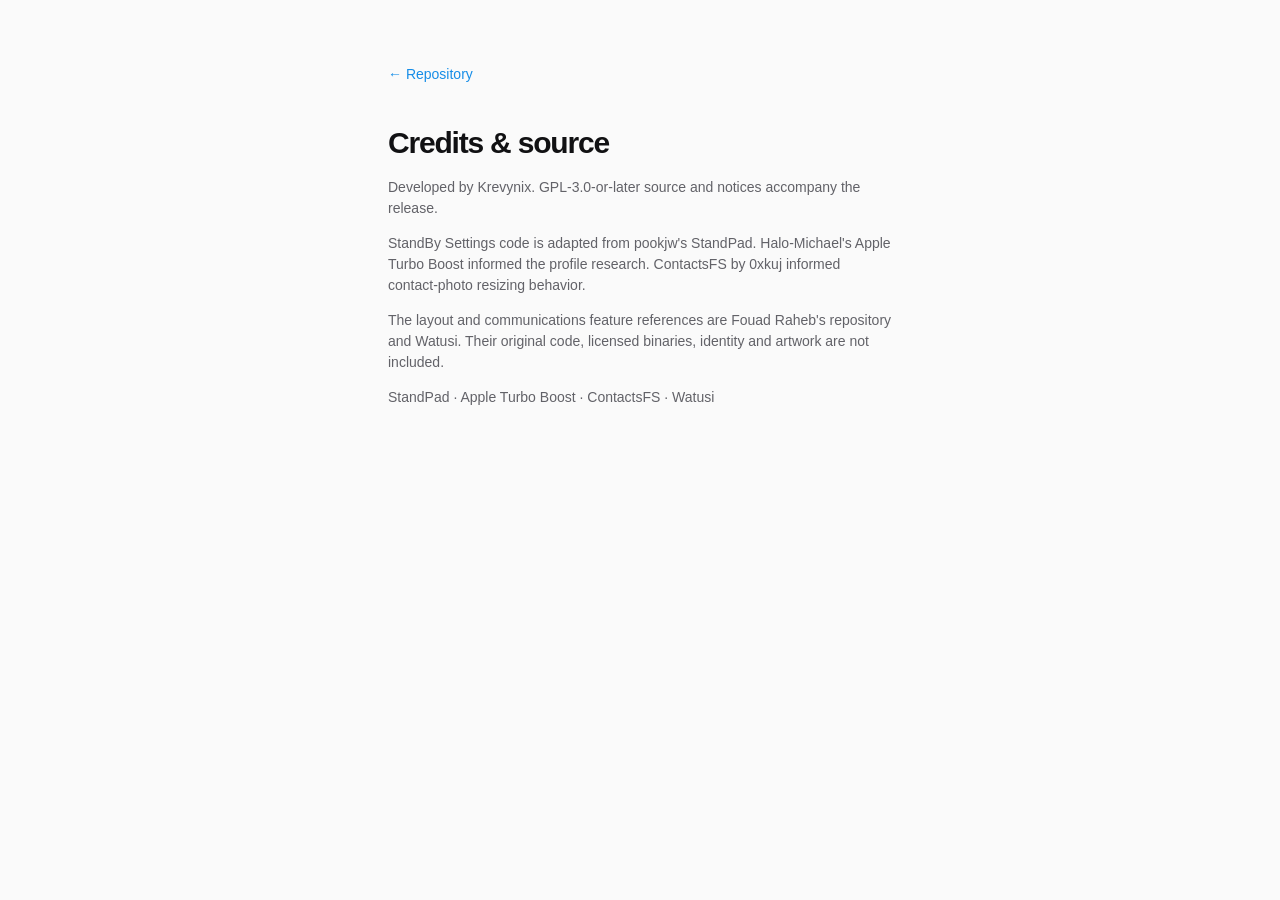
<file: credits.html>
<!doctype html><html lang="en"><head><meta charset="utf-8"><meta name="viewport" content="width=device-width,initial-scale=1"><link rel="stylesheet" href="style.css"><title>Krevynix credits</title></head><body><main class="document"><a class="back" href="./">← Repository</a><h1>Credits &amp; source</h1><p>Developed by Krevynix. GPL-3.0-or-later source and notices accompany the release.</p><p>StandBy Settings code is adapted from pookjw's StandPad. Halo-Michael's Apple Turbo Boost informed the profile research. ContactsFS by 0xkuj informed contact-photo resizing behavior.</p><p>The layout and communications feature references are Fouad Raheb's repository and Watusi. Their original code, licensed binaries, identity and artwork are not included.</p><p><a href="https://github.com/pookjw/StandPad">StandPad</a> · <a href="https://github.com/Halo-Michael/Apple-Turbo-Boost">Apple Turbo Boost</a> · <a href="https://github.com/0xkuj/ContactsFS">ContactsFS</a> · <a href="https://fouadraheb.com/apps/watusi">Watusi</a></p></main></body></html>
</file>
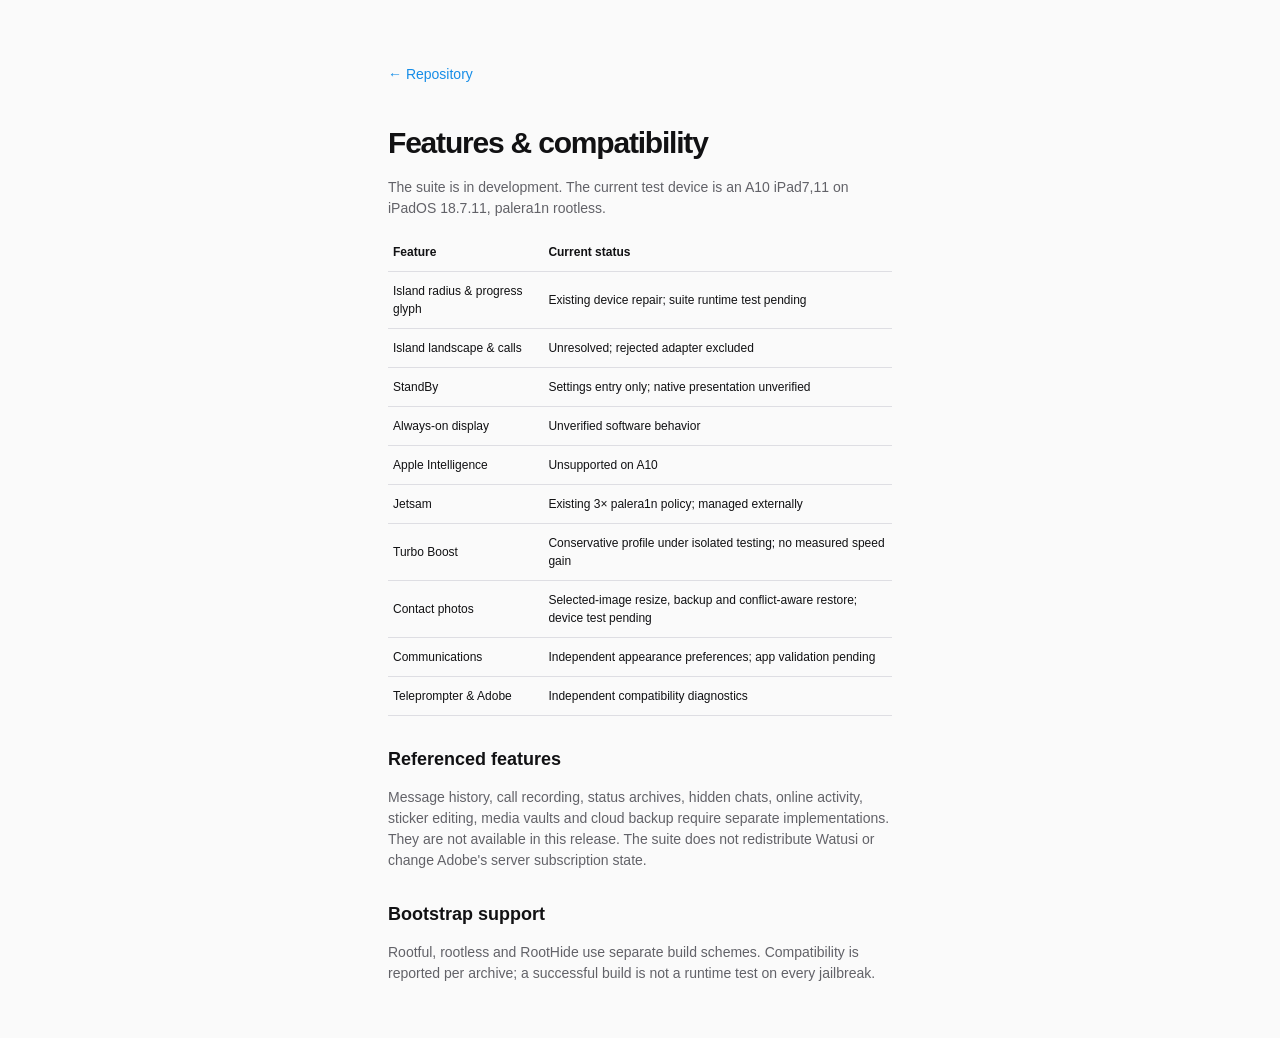
<file: features.html>
<!doctype html><html lang="en"><head><meta charset="utf-8"><meta name="viewport" content="width=device-width,initial-scale=1"><link rel="stylesheet" href="style.css"><title>Krevynix compatibility</title></head><body><main class="document"><a class="back" href="./">← Repository</a><h1>Features &amp; compatibility</h1><p>The suite is in development. The current test device is an A10 iPad7,11 on iPadOS 18.7.11, palera1n rootless.</p><table><thead><tr><th>Feature</th><th>Current status</th></tr></thead><tbody><tr><td>Island radius &amp; progress glyph</td><td>Existing device repair; suite runtime test pending</td></tr><tr><td>Island landscape &amp; calls</td><td>Unresolved; rejected adapter excluded</td></tr><tr><td>StandBy</td><td>Settings entry only; native presentation unverified</td></tr><tr><td>Always-on display</td><td>Unverified software behavior</td></tr><tr><td>Apple Intelligence</td><td>Unsupported on A10</td></tr><tr><td>Jetsam</td><td>Existing 3× palera1n policy; managed externally</td></tr><tr><td>Turbo Boost</td><td>Conservative profile under isolated testing; no measured speed gain</td></tr><tr><td>Contact photos</td><td>Selected-image resize, backup and conflict-aware restore; device test pending</td></tr><tr><td>Communications</td><td>Independent appearance preferences; app validation pending</td></tr><tr><td>Teleprompter &amp; Adobe</td><td>Independent compatibility diagnostics</td></tr></tbody></table><h2>Referenced features</h2><p>Message history, call recording, status archives, hidden chats, online activity, sticker editing, media vaults and cloud backup require separate implementations. They are not available in this release. The suite does not redistribute Watusi or change Adobe's server subscription state.</p><h2>Bootstrap support</h2><p>Rootful, rootless and RootHide use separate build schemes. Compatibility is reported per archive; a successful build is not a runtime test on every jailbreak.</p></main></body></html>
</file>
<file: style.css>
:root{color-scheme:dark;--bg:#09090b;--fg:#fafafa;--muted:#99999e;--line:#26262a;--accent:#168de7;--surface:#101012}
*{box-sizing:border-box}body{margin:0;background:var(--bg);color:var(--fg);font:14px/1.5 -apple-system,BlinkMacSystemFont,"Segoe UI",sans-serif;-webkit-font-smoothing:antialiased}main{max-width:552px;margin:auto;padding:64px 24px 40px;text-align:center}a{color:inherit;text-decoration:none}button{font:inherit;color:inherit}.brand{display:inline-block;height:72px}.eyebrow{margin:16px 0 8px;text-transform:uppercase;letter-spacing:1.8px;font-size:10px;font-weight:650;color:var(--accent)}h1{font-size:36px;letter-spacing:-1.2px;font-weight:650;line-height:40px;margin:8px 0 12px}.intro{font-size:16px;line-height:24px;color:var(--muted);margin:0 auto;max-width:450px}.source{margin-top:38px}.source button{width:100%;min-height:70px;display:flex;align-items:center;justify-content:space-between;gap:12px;padding:16px;border:1px solid var(--line);border-radius:17px;background:var(--bg);box-shadow:0 9px 52px #0077cc24;text-align:left;font:16px/24px ui-monospace,SFMono-Regular,monospace}.source button:not(:disabled){cursor:pointer}.source button:disabled{color:var(--muted)}#source-url{overflow-wrap:anywhere}.copy-icon{background:#262628;padding:3px 10px;border-radius:7px;color:#aaa}#copy-status{font-size:12px;color:var(--muted);margin:8px 0 0;min-height:18px}h2{font-size:14px;font-weight:550;margin:0 0 4px}.managers{margin-top:40px}.managers>p,.packages>p,.desktop>p{color:var(--muted);margin:0;font-size:13px;line-height:20px}.manager-grid{display:flex;gap:24px;justify-content:center;margin-top:28px}.manager-grid a{display:flex;align-items:center;flex-direction:column;gap:6px;font-size:11px;color:var(--muted)}.manager-grid a[aria-disabled=true]{cursor:default}.manager-icon{width:60px;height:60px;border:1px solid var(--line);background:var(--surface);border-radius:15px;display:grid;place-items:center;position:relative;font-size:28px;font-weight:700;box-shadow:inset 0 0 0 9px var(--surface)}.sileo{color:white;background:#09bfb9}.zebra{color:#121212;background:#f9f9f9}.installer{color:white;background:#168ddb}.cydia{color:#fff;background:#a26a44}.managers .availability{font-size:11px;margin-top:16px}.packages{margin-top:46px}.package-list{margin-top:20px;border:1px solid var(--line);border-radius:16px;overflow:hidden;text-align:left}.empty{padding:25px 24px;color:var(--muted);text-align:center;line-height:22px}.package-row{display:flex;align-items:center;gap:14px;padding:17px 16px;border-top:1px solid var(--line)}.package-row:first-child{border-top:0}.package-icon{flex:none;display:grid;place-items:center;width:44px;height:44px;border-radius:11px;background:#102c40;color:#83c8fa;font-size:20px;font-weight:600}.package-body{flex:1;min-width:0}.package-name{font-size:14px;font-weight:550;display:block}.package-meta{color:var(--muted);font-size:11px}.package-version{color:var(--muted);font-size:12px;flex:none}.packages .release-note{margin-top:15px;font-size:11px}.desktop{margin:42px 0 0;padding-top:30px;border-top:1px solid var(--line)}.desktop p{max-width:385px;margin:auto}.desktop img{margin-bottom:16px;border-radius:9px}footer{margin-top:34px;color:var(--muted);font-size:12px}footer span{margin:0 10px;color:#444}footer p{margin:12px 0;font-size:11px}a[href]:hover{color:var(--accent)}button:focus-visible,a:focus-visible{outline:2px solid var(--accent);outline-offset:5px}.document{text-align:left}.document h1{font-size:30px}.document h2{font-size:18px;margin-top:30px}.document p,.document li{color:var(--muted)}.document table{width:100%;border-collapse:collapse;font-size:12px}.document td,.document th{padding:10px 5px;border-bottom:1px solid var(--line);text-align:left}.document .back{display:inline-block;margin-bottom:30px;color:var(--accent)}
@media(max-width:520px){main{padding:42px 22px 32px}h1{font-size:32px}.source button{font-size:13px}.manager-grid{gap:20px}.manager-icon{width:56px;height:56px}.document table{font-size:11px}}
@media(prefers-color-scheme:light){:root{color-scheme:light;--bg:#fafafa;--fg:#111113;--muted:#626268;--line:#dedee3;--surface:#f0f0f2}.brand img{filter:brightness(.3)}.copy-icon{background:#ececf0;color:#777}.package-icon{background:#e6f2ff;color:#146aa9}}
</file>
